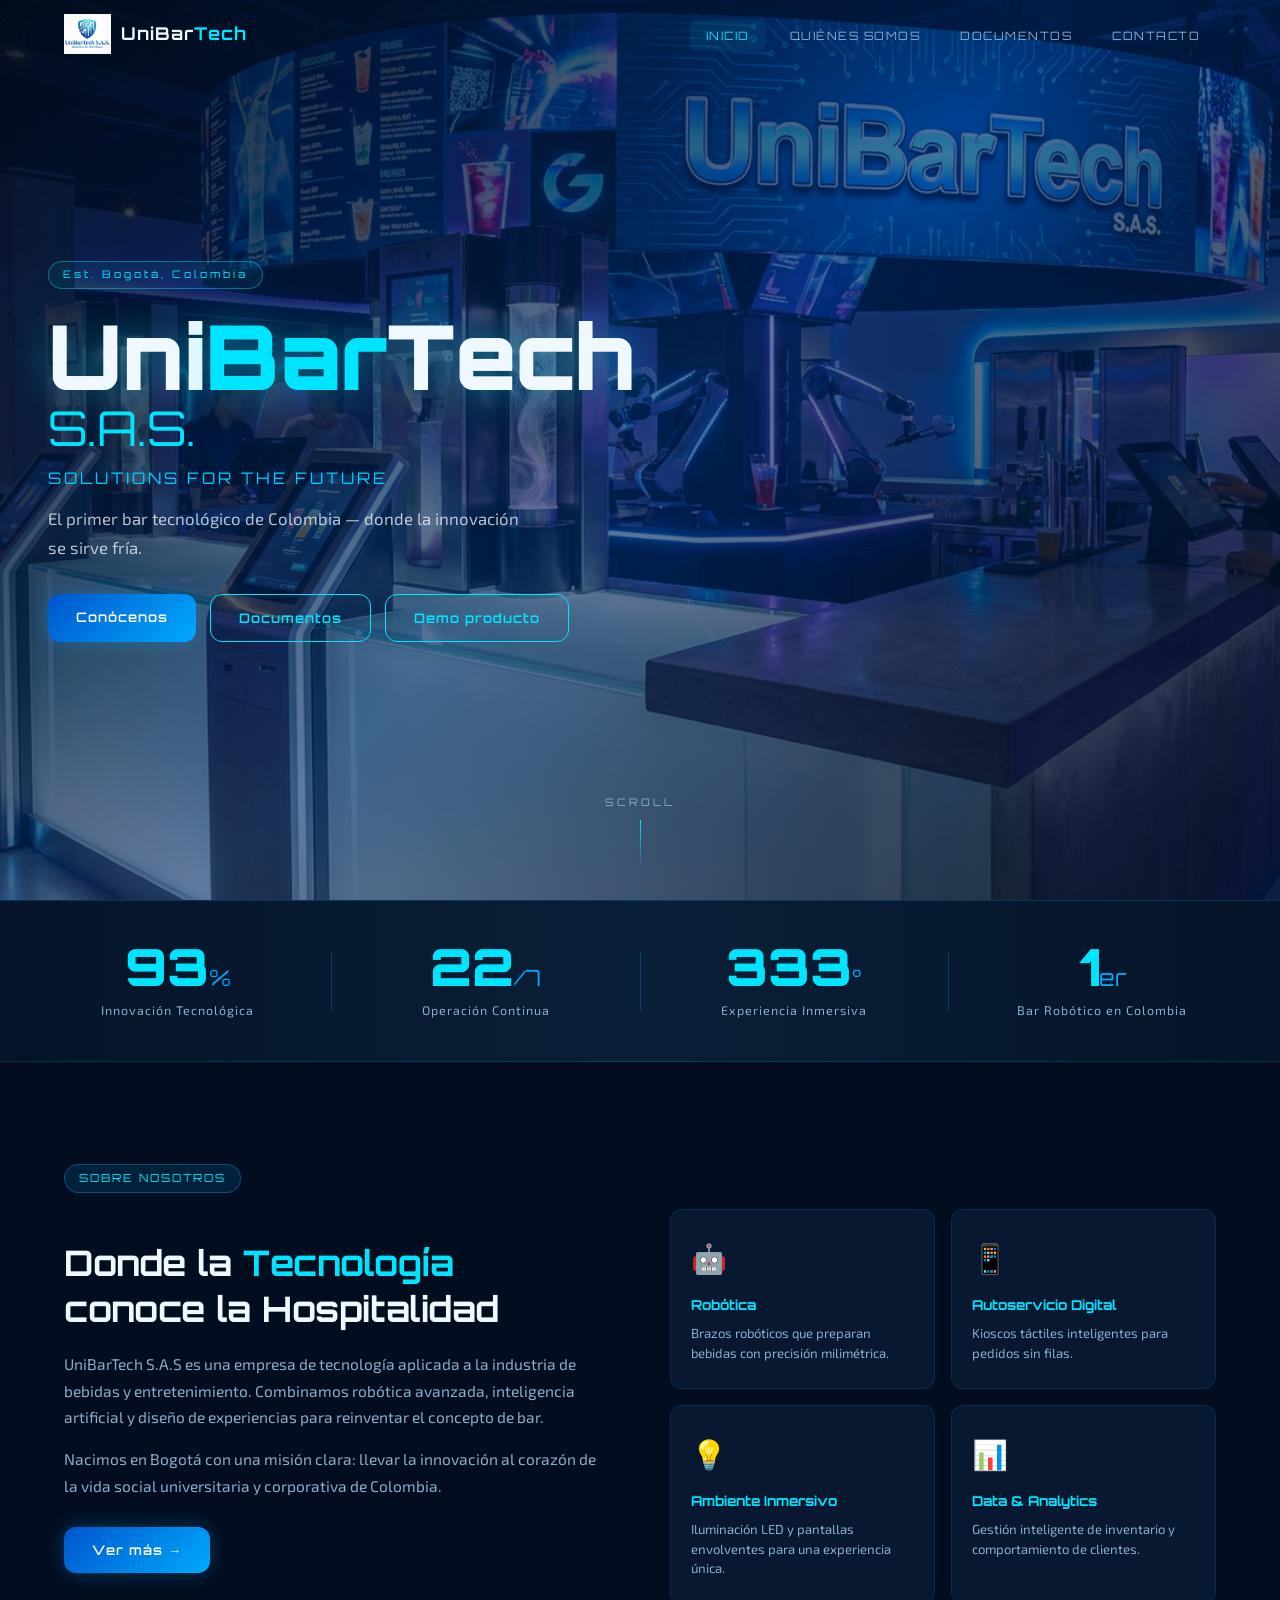
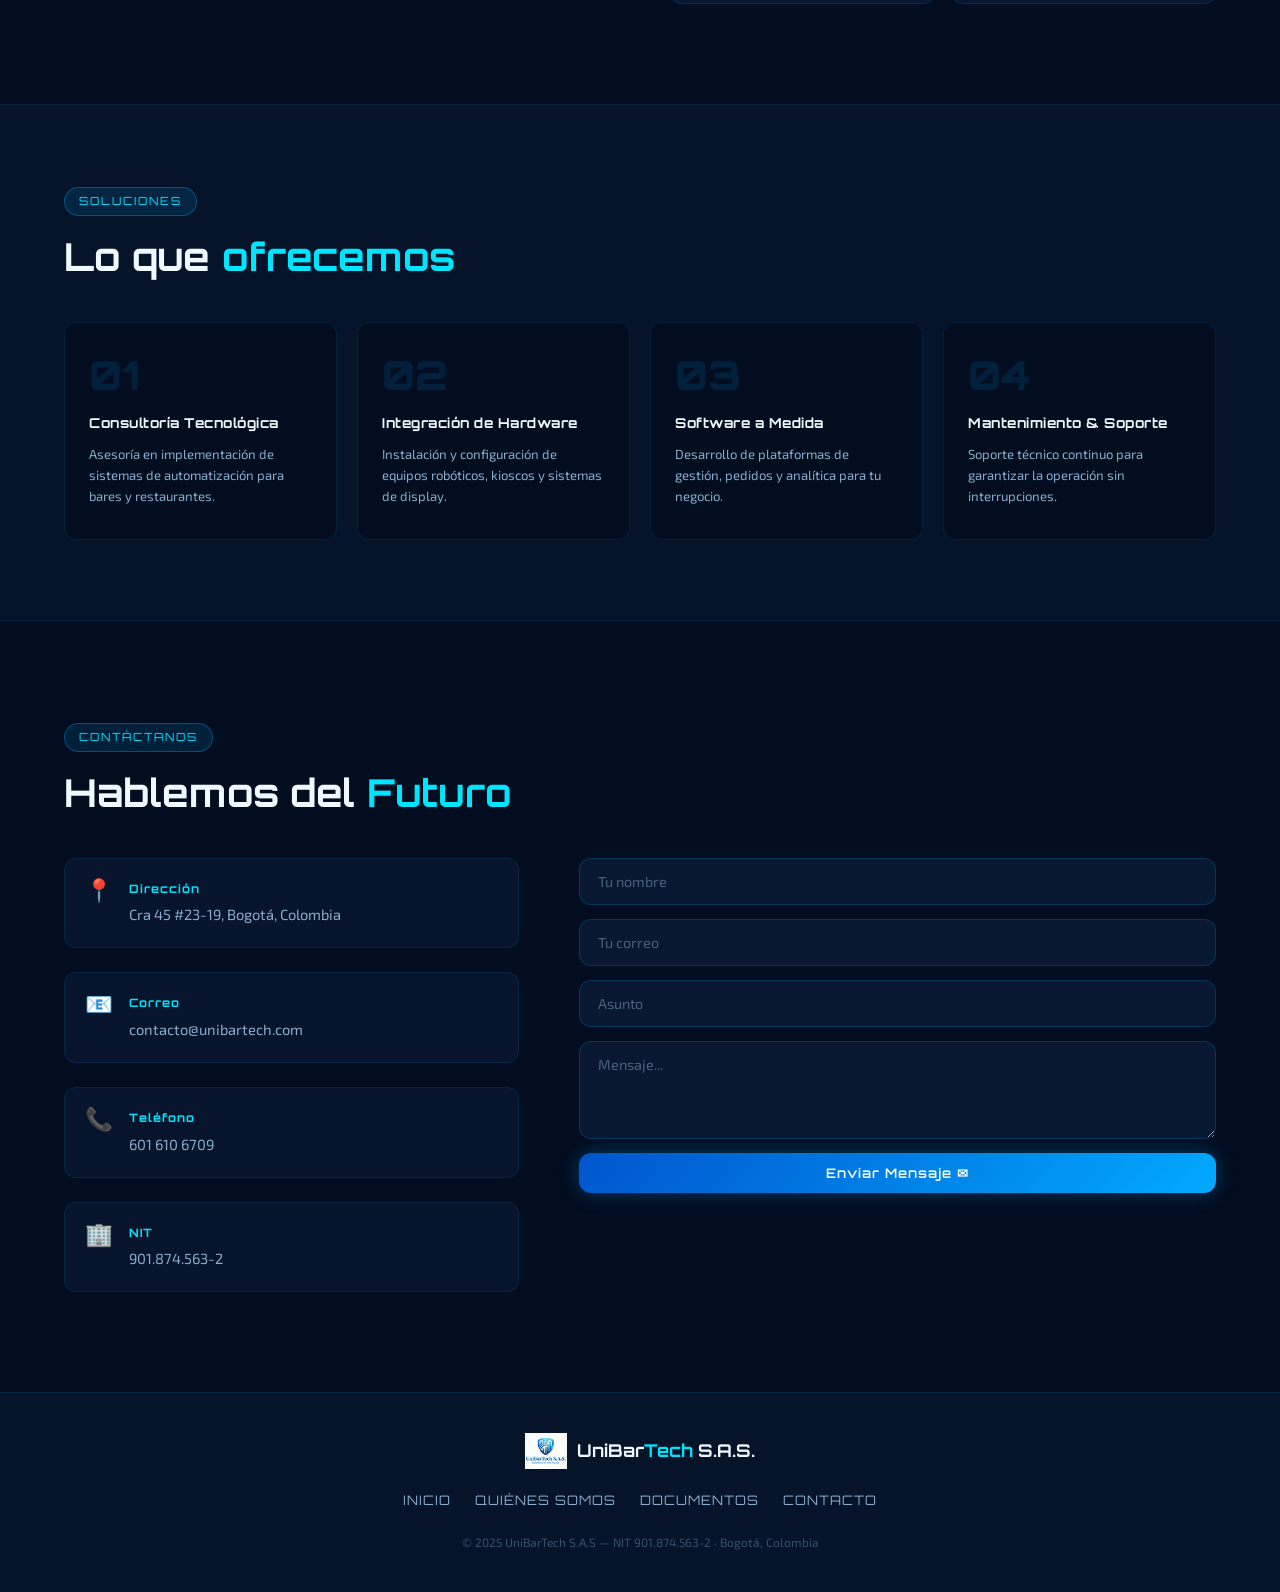
<file: index.html>
<!DOCTYPE html>
<html lang="es">
<head>
  <meta charset="UTF-8"/>
  <meta name="viewport" content="width=device-width, initial-scale=1.0"/>
  <title>UniBarTech S.A.S — Solutions for the Future</title>
  <link rel="preconnect" href="https://fonts.googleapis.com"/>
  <link href="https://fonts.googleapis.com/css2?family=Orbitron:wght@400;600;700;900&family=Exo+2:wght@300;400;600&display=swap" rel="stylesheet"/>
  <link rel="stylesheet" href="style.css"/>
</head>
<body>

<!-- ══════════ NAV ══════════ -->
<nav id="navbar">
  <div class="nav-inner">
    <a href="index.html" class="nav-logo">
      <img src="logo.png" alt="UniBarTech Logo"/>
      <span>UniBar<em>Tech</em></span>
    </a>
    <ul class="nav-links">
      <li><a href="index.html" class="active">Inicio</a></li>
      <li><a href="quienes-somos.html">Quiénes Somos</a></li>
      <li><a href="documentos.html">Documentos</a></li>
      <li><a href="#contacto">Contacto</a></li>
    </ul>
    <button class="hamburger" id="hamburger">&#9776;</button>
  </div>
</nav>

<!-- ══════════ HERO ══════════ -->
<section class="hero">
  <div class="hero-overlay"></div>
  <img src="hero.jpg" alt="UniBarTech Bar Robótico" class="hero-img"/>
  <div class="hero-content">
    <div class="hero-badge">Est. Bogotá, Colombia</div>
    <h1 class="hero-title">
      <span class="line1">Uni<span class="accent">Bar</span>Tech</span>
      <span class="line2">S.A.S.</span>
    </h1>
    <p class="hero-sub">Solutions for the Future</p>
    <p class="hero-desc">El primer bar tecnológico de Colombia — donde la innovación se sirve fría.</p>
        <div class="hero-btns">
      <a href="quienes-somos.html" class="btn-primary">Conócenos</a>
      <a href="documentos.html" class="btn-ghost">Documentos</a>
      <a href="https://frontend-one-sigma-43.vercel.app/login" target="_blank" class="btn-ghost">Demo producto</a>
    </div>
  </div>
  <div class="hero-scroll">
    <span>Scroll</span>
    <div class="scroll-line"></div>
  </div>
</section>

<!-- ══════════ STATS ══════════ -->
<section class="stats-strip">
  <div class="stat-item">
    <span class="stat-num" data-target="100">0</span><span class="stat-suf">%</span>
    <p>Innovación Tecnológica</p>
  </div>
  <div class="stat-divider"></div>
  <div class="stat-item">
    <span class="stat-num" data-target="24">0</span><span class="stat-suf">/7</span>
    <p>Operación Continua</p>
  </div>
  <div class="stat-divider"></div>
  <div class="stat-item">
    <span class="stat-num" data-target="360">0</span><span class="stat-suf">°</span>
    <p>Experiencia Inmersiva</p>
  </div>
  <div class="stat-divider"></div>
  <div class="stat-item">
    <span class="stat-num" data-target="1">0</span><span class="stat-suf">er</span>
    <p>Bar Robótico en Colombia</p>
  </div>
</section>

<!-- ══════════ QUIÉNES SOMOS (PREVIEW) ══════════ -->
<section class="about-preview" id="about">
  <div class="container">
    <div class="section-tag">Sobre Nosotros</div>
    <div class="about-grid">
      <div class="about-text">
        <h2>Donde la <span class="accent">Tecnología</span><br/>conoce la Hospitalidad</h2>
        <p>UniBarTech S.A.S es una empresa de tecnología aplicada a la industria de bebidas y entretenimiento. Combinamos robótica avanzada, inteligencia artificial y diseño de experiencias para reinventar el concepto de bar.</p>
        <p>Nacimos en Bogotá con una misión clara: llevar la innovación al corazón de la vida social universitaria y corporativa de Colombia.</p>
        <a href="quienes-somos.html" class="btn-primary">Ver más →</a>
      </div>
      <div class="about-cards">
        <div class="about-card">
          <div class="card-icon">🤖</div>
          <h3>Robótica</h3>
          <p>Brazos robóticos que preparan bebidas con precisión milimétrica.</p>
        </div>
        <div class="about-card">
          <div class="card-icon">📱</div>
          <h3>Autoservicio Digital</h3>
          <p>Kioscos táctiles inteligentes para pedidos sin filas.</p>
        </div>
        <div class="about-card">
          <div class="card-icon">💡</div>
          <h3>Ambiente Inmersivo</h3>
          <p>Iluminación LED y pantallas envolventes para una experiencia única.</p>
        </div>
        <div class="about-card">
          <div class="card-icon">📊</div>
          <h3>Data & Analytics</h3>
          <p>Gestión inteligente de inventario y comportamiento de clientes.</p>
        </div>
      </div>
    </div>
  </div>
</section>

<!-- ══════════ SERVICIOS ══════════ -->
<section class="services">
  <div class="container">
    <div class="section-tag">Soluciones</div>
    <h2 class="section-title">Lo que <span class="accent">ofrecemos</span></h2>
    <div class="services-grid">
      <div class="service-card">
        <div class="svc-num">01</div>
        <h3>Consultoría Tecnológica</h3>
        <p>Asesoría en implementación de sistemas de automatización para bares y restaurantes.</p>
      </div>
      <div class="service-card">
        <div class="svc-num">02</div>
        <h3>Integración de Hardware</h3>
        <p>Instalación y configuración de equipos robóticos, kioscos y sistemas de display.</p>
      </div>
      <div class="service-card">
        <div class="svc-num">03</div>
        <h3>Software a Medida</h3>
        <p>Desarrollo de plataformas de gestión, pedidos y analítica para tu negocio.</p>
      </div>
      <div class="service-card">
        <div class="svc-num">04</div>
        <h3>Mantenimiento & Soporte</h3>
        <p>Soporte técnico continuo para garantizar la operación sin interrupciones.</p>
      </div>
    </div>
  </div>
</section>

<!-- ══════════ CONTACTO ══════════ -->
<section class="contact" id="contacto">
  <div class="container">
    <div class="section-tag">Contáctanos</div>
    <h2 class="section-title">Hablemos del <span class="accent">Futuro</span></h2>
    <div class="contact-grid">
      <div class="contact-info">
        <div class="ci-item">
          <span class="ci-icon">📍</span>
          <div>
            <strong>Dirección</strong>
            <p>Cra 45 #23-19, Bogotá, Colombia</p>
          </div>
        </div>
        <div class="ci-item">
          <span class="ci-icon">📧</span>
          <div>
            <strong>Correo</strong>
            <p><a href="mailto:contacto@unibartech.com">contacto@unibartech.com</a></p>
          </div>
        </div>
        <div class="ci-item">
          <span class="ci-icon">📞</span>
          <div>
            <strong>Teléfono</strong>
            <p><a href="tel:6016106709">601 610 6709</a></p>
          </div>
        </div>
        <div class="ci-item">
          <span class="ci-icon">🏢</span>
          <div>
            <strong>NIT</strong>
            <p>901.874.563-2</p>
          </div>
        </div>
      </div>
      <form class="contact-form" onsubmit="handleForm(event)">
        <input type="text" placeholder="Tu nombre" required/>
        <input type="email" placeholder="Tu correo" required/>
        <input type="text" placeholder="Asunto"/>
        <textarea placeholder="Mensaje..." rows="4" required></textarea>
        <button type="submit" class="btn-primary">Enviar Mensaje ✉</button>
        <p class="form-note" id="form-msg"></p>
      </form>
    </div>
  </div>
</section>

<!-- ══════════ FOOTER ══════════ -->
<footer>
  <div class="footer-inner">
    <div class="footer-brand">
      <img src="logo.png" alt="UniBarTech"/>
      <span>UniBar<em>Tech</em> S.A.S.</span>
    </div>
    <div class="footer-links">
      <a href="index.html">Inicio</a>
      <a href="quienes-somos.html">Quiénes Somos</a>
      <a href="documentos.html">Documentos</a>
      <a href="#contacto">Contacto</a>
    </div>
    <p class="footer-copy">© 2025 UniBarTech S.A.S — NIT 901.874.563-2 · Bogotá, Colombia</p>
  </div>
</footer>

<script src="main.js"></script>
</body>
</html>
</file>
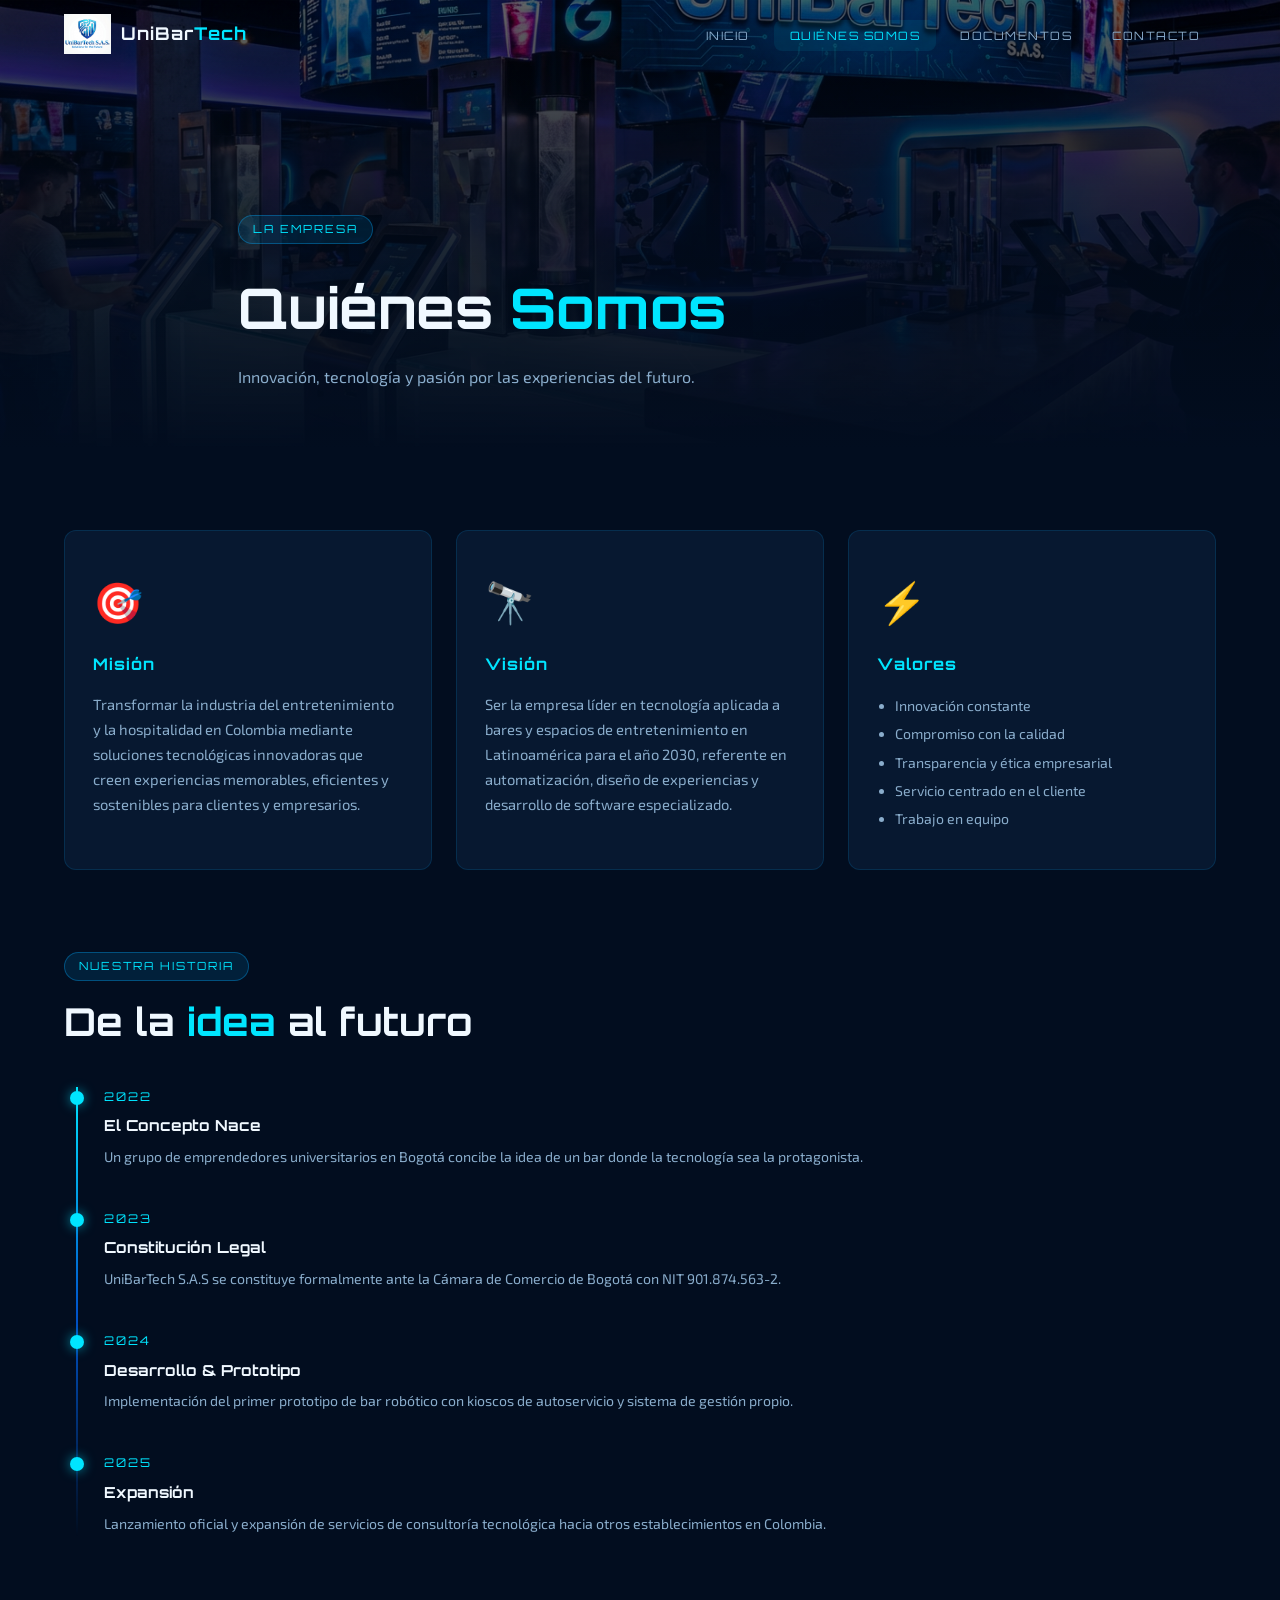
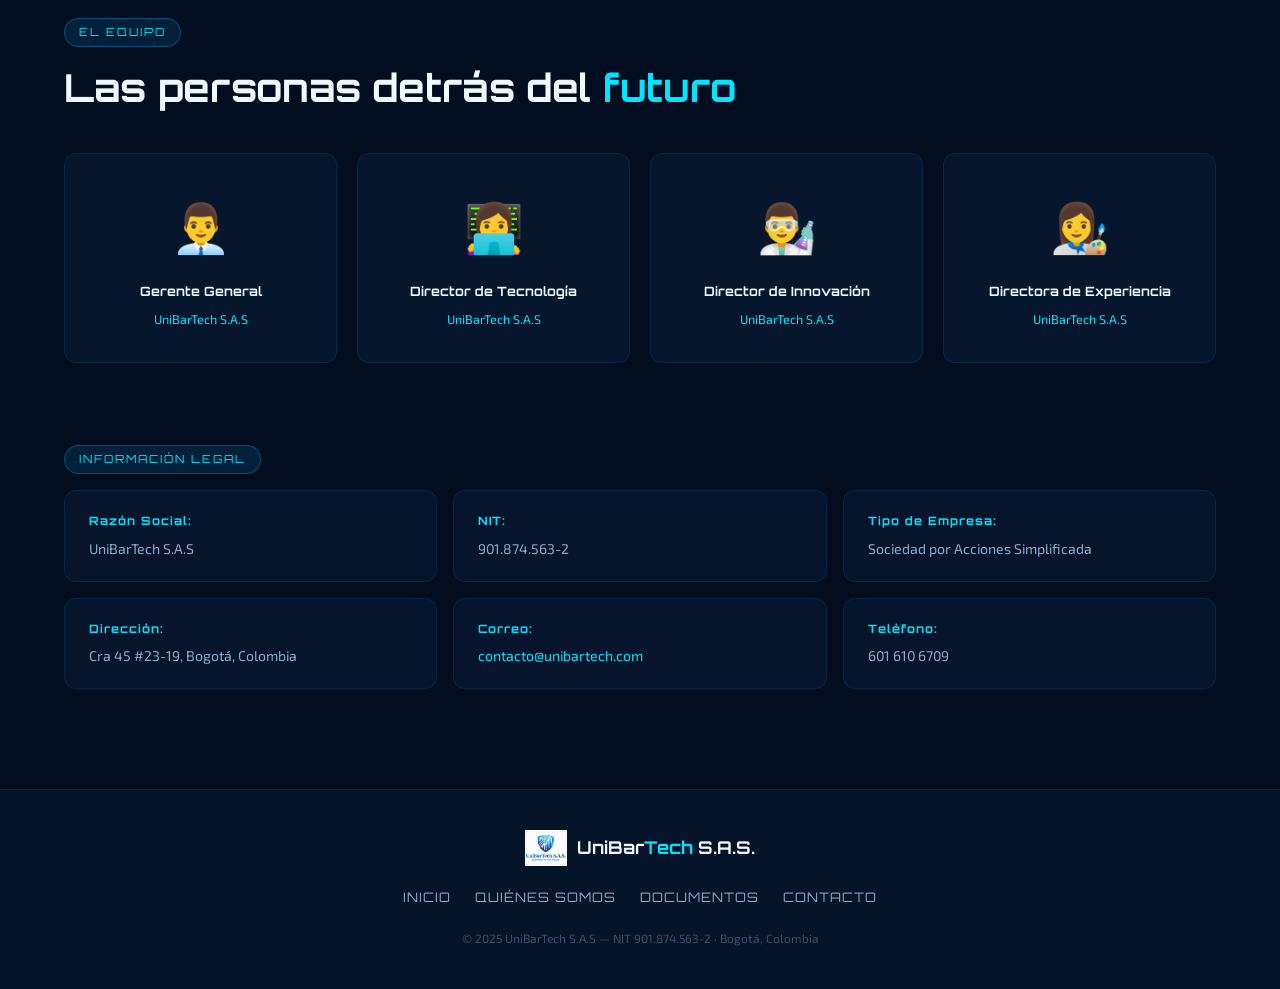
<file: quienes-somos.html>
<!DOCTYPE html>
<html lang="es">
<head>
  <meta charset="UTF-8"/>
  <meta name="viewport" content="width=device-width, initial-scale=1.0"/>
  <title>Quiénes Somos — UniBarTech S.A.S</title>
  <link rel="preconnect" href="https://fonts.googleapis.com"/>
  <link href="https://fonts.googleapis.com/css2?family=Orbitron:wght@400;600;700;900&family=Exo+2:wght@300;400;600&display=swap" rel="stylesheet"/>
  <link rel="stylesheet" href="style.css"/>
</head>
<body>

<nav id="navbar">
  <div class="nav-inner">
    <a href="index.html" class="nav-logo">
      <img src="logo.png" alt="UniBarTech Logo"/>
      <span>UniBar<em>Tech</em></span>
    </a>
    <ul class="nav-links">
      <li><a href="index.html">Inicio</a></li>
      <li><a href="quienes-somos.html" class="active">Quiénes Somos</a></li>
      <li><a href="documentos.html">Documentos</a></li>
      <li><a href="index.html#contacto">Contacto</a></li>
    </ul>
    <button class="hamburger" id="hamburger">&#9776;</button>
  </div>
</nav>

<!-- PAGE HERO -->
<div class="page-hero">
  <div class="page-hero-overlay"></div>
  <img src="hero.jpg" alt="UniBarTech" class="page-hero-img"/>
  <div class="page-hero-content">
    <div class="section-tag">La Empresa</div>
    <h1>Quiénes <span class="accent">Somos</span></h1>
    <p>Innovación, tecnología y pasión por las experiencias del futuro.</p>
  </div>
</div>

<main class="main-content">
  <div class="container">

    <!-- MISIÓN VISIÓN VALORES -->
    <section class="mvv-section">
      <div class="mvv-card mvv-mision">
        <div class="mvv-icon">🎯</div>
        <h2>Misión</h2>
        <p>Transformar la industria del entretenimiento y la hospitalidad en Colombia mediante soluciones tecnológicas innovadoras que creen experiencias memorables, eficientes y sostenibles para clientes y empresarios.</p>
      </div>
      <div class="mvv-card mvv-vision">
        <div class="mvv-icon">🔭</div>
        <h2>Visión</h2>
        <p>Ser la empresa líder en tecnología aplicada a bares y espacios de entretenimiento en Latinoamérica para el año 2030, referente en automatización, diseño de experiencias y desarrollo de software especializado.</p>
      </div>
      <div class="mvv-card mvv-valores">
        <div class="mvv-icon">⚡</div>
        <h2>Valores</h2>
        <ul>
          <li>Innovación constante</li>
          <li>Compromiso con la calidad</li>
          <li>Transparencia y ética empresarial</li>
          <li>Servicio centrado en el cliente</li>
          <li>Trabajo en equipo</li>
        </ul>
      </div>
    </section>

    <!-- HISTORIA -->
    <section class="historia-section">
      <div class="section-tag">Nuestra Historia</div>
      <h2 class="section-title">De la <span class="accent">idea</span> al futuro</h2>
      <div class="timeline">
        <div class="tl-item">
          <div class="tl-dot"></div>
          <div class="tl-content">
            <span class="tl-year">2022</span>
            <h3>El Concepto Nace</h3>
            <p>Un grupo de emprendedores universitarios en Bogotá concibe la idea de un bar donde la tecnología sea la protagonista.</p>
          </div>
        </div>
        <div class="tl-item">
          <div class="tl-dot"></div>
          <div class="tl-content">
            <span class="tl-year">2023</span>
            <h3>Constitución Legal</h3>
            <p>UniBarTech S.A.S se constituye formalmente ante la Cámara de Comercio de Bogotá con NIT 901.874.563-2.</p>
          </div>
        </div>
        <div class="tl-item">
          <div class="tl-dot"></div>
          <div class="tl-content">
            <span class="tl-year">2024</span>
            <h3>Desarrollo & Prototipo</h3>
            <p>Implementación del primer prototipo de bar robótico con kioscos de autoservicio y sistema de gestión propio.</p>
          </div>
        </div>
        <div class="tl-item">
          <div class="tl-dot"></div>
          <div class="tl-content">
            <span class="tl-year">2025</span>
            <h3>Expansión</h3>
            <p>Lanzamiento oficial y expansión de servicios de consultoría tecnológica hacia otros establecimientos en Colombia.</p>
          </div>
        </div>
      </div>
    </section>

    <!-- EQUIPO -->
    <section class="team-section">
      <div class="section-tag">El Equipo</div>
      <h2 class="section-title">Las personas detrás del <span class="accent">futuro</span></h2>
      <div class="team-grid">
        <div class="team-card">
          <div class="team-avatar">👨‍💼</div>
          <h3>Gerente General</h3>
          <p>UniBarTech S.A.S</p>
        </div>
        <div class="team-card">
          <div class="team-avatar">👩‍💻</div>
          <h3>Director de Tecnología</h3>
          <p>UniBarTech S.A.S</p>
        </div>
        <div class="team-card">
          <div class="team-avatar">👨‍🔬</div>
          <h3>Director de Innovación</h3>
          <p>UniBarTech S.A.S</p>
        </div>
        <div class="team-card">
          <div class="team-avatar">👩‍🎨</div>
          <h3>Directora de Experiencia</h3>
          <p>UniBarTech S.A.S</p>
        </div>
      </div>
    </section>

    <!-- INFO LEGAL -->
    <section class="legal-section">
      <div class="section-tag">Información Legal</div>
      <div class="legal-grid">
        <div class="legal-item"><strong>Razón Social:</strong> UniBarTech S.A.S</div>
        <div class="legal-item"><strong>NIT:</strong> 901.874.563-2</div>
        <div class="legal-item"><strong>Tipo de Empresa:</strong> Sociedad por Acciones Simplificada</div>
        <div class="legal-item"><strong>Dirección:</strong> Cra 45 #23-19, Bogotá, Colombia</div>
        <div class="legal-item"><strong>Correo:</strong> <a href="mailto:contacto@unibartech.com">contacto@unibartech.com</a></div>
        <div class="legal-item"><strong>Teléfono:</strong> 601 610 6709</div>
      </div>
    </section>

  </div>
</main>

<footer>
  <div class="footer-inner">
    <div class="footer-brand">
      <img src="logo.png" alt="UniBarTech"/>
      <span>UniBar<em>Tech</em> S.A.S.</span>
    </div>
    <div class="footer-links">
      <a href="index.html">Inicio</a>
      <a href="quienes-somos.html">Quiénes Somos</a>
      <a href="documentos.html">Documentos</a>
      <a href="index.html#contacto">Contacto</a>
    </div>
    <p class="footer-copy">© 2025 UniBarTech S.A.S — NIT 901.874.563-2 · Bogotá, Colombia</p>
  </div>
</footer>

<script src="main.js"></script>
</body>
</html>
</file>
<file: style.css>
/* ═══════════════════════════════════════════
   UniBarTech S.A.S — Global Styles
   Aesthetic: Cyberpunk-Corporate / Tech Dark
═══════════════════════════════════════════ */

:root {
  --blue:       #00AAFF;
  --blue-dark:  #0055CC;
  --blue-glow:  #00CCFF;
  --navy:       #020D1F;
  --navy2:      #051428;
  --navy3:      #0A1F38;
  --white:      #F0F8FF;
  --gray:       #8AADCC;
  --accent:     #00E5FF;
  --gold:       #FFB800;
  --font-head:  'Orbitron', sans-serif;
  --font-body:  'Exo 2', sans-serif;
  --radius:     12px;
  --trans:      0.3s ease;
}

*, *::before, *::after { box-sizing: border-box; margin: 0; padding: 0; }

html { scroll-behavior: smooth; }

body {
  background: var(--navy);
  color: var(--white);
  font-family: var(--font-body);
  font-weight: 400;
  line-height: 1.7;
  overflow-x: hidden;
}

a { color: var(--accent); text-decoration: none; }
a:hover { color: var(--blue-glow); }

.accent { color: var(--accent); }

.container {
  max-width: 1200px;
  margin: 0 auto;
  padding: 0 24px;
}

/* ─── BUTTONS ─────────────────────────────── */
.btn-primary {
  display: inline-block;
  padding: 12px 28px;
  background: linear-gradient(135deg, var(--blue-dark), var(--blue));
  color: #fff;
  border-radius: var(--radius);
  font-family: var(--font-head);
  font-size: 0.82rem;
  font-weight: 600;
  letter-spacing: 1px;
  border: none;
  cursor: pointer;
  transition: var(--trans);
  box-shadow: 0 0 20px rgba(0,170,255,0.3);
}
.btn-primary:hover {
  background: linear-gradient(135deg, var(--blue), var(--accent));
  box-shadow: 0 0 32px rgba(0,229,255,0.5);
  color: var(--navy);
  transform: translateY(-2px);
}
.btn-ghost {
  display: inline-block;
  padding: 12px 28px;
  background: transparent;
  color: var(--accent);
  border: 1.5px solid var(--accent);
  border-radius: var(--radius);
  font-family: var(--font-head);
  font-size: 0.82rem;
  font-weight: 600;
  letter-spacing: 1px;
  cursor: pointer;
  transition: var(--trans);
}
.btn-ghost:hover {
  background: rgba(0,229,255,0.1);
  box-shadow: 0 0 20px rgba(0,229,255,0.3);
  color: var(--accent);
}
.btn-sm { padding: 8px 18px; font-size: 0.78rem; }

/* ─── SECTION TAGS ──────────────────────────── */
.section-tag {
  display: inline-block;
  padding: 4px 14px;
  background: rgba(0,170,255,0.12);
  border: 1px solid rgba(0,170,255,0.35);
  border-radius: 30px;
  color: var(--accent);
  font-family: var(--font-head);
  font-size: 0.7rem;
  letter-spacing: 2px;
  text-transform: uppercase;
  margin-bottom: 16px;
}

.section-title {
  font-family: var(--font-head);
  font-size: clamp(1.6rem, 3vw, 2.4rem);
  font-weight: 700;
  color: var(--white);
  margin-bottom: 40px;
  line-height: 1.3;
}

/* ═══════════════════════════════════════════
   NAV
═══════════════════════════════════════════ */
#navbar {
  position: fixed;
  top: 0; left: 0; right: 0;
  z-index: 999;
  padding: 0;
  transition: background 0.4s, box-shadow 0.4s;
}
#navbar.scrolled {
  background: rgba(2, 13, 31, 0.96);
  box-shadow: 0 2px 30px rgba(0,170,255,0.15);
  backdrop-filter: blur(12px);
}

.nav-inner {
  max-width: 1200px;
  margin: 0 auto;
  padding: 0 24px;
  height: 68px;
  display: flex;
  align-items: center;
  justify-content: space-between;
}

.nav-logo {
  display: flex;
  align-items: center;
  gap: 10px;
  text-decoration: none;
}
.nav-logo img { height: 40px; width: auto; }
.nav-logo span {
  font-family: var(--font-head);
  font-size: 1.1rem;
  font-weight: 700;
  color: var(--white);
  letter-spacing: 1px;
}
.nav-logo span em { color: var(--accent); font-style: normal; }

.nav-links {
  display: flex;
  list-style: none;
  gap: 8px;
}
.nav-links a {
  padding: 8px 16px;
  color: var(--gray);
  font-family: var(--font-head);
  font-size: 0.72rem;
  letter-spacing: 1.5px;
  text-transform: uppercase;
  border-radius: 8px;
  transition: var(--trans);
  text-decoration: none;
}
.nav-links a:hover,
.nav-links a.active {
  color: var(--accent);
  background: rgba(0,229,255,0.08);
}

.hamburger {
  display: none;
  background: none;
  border: none;
  color: var(--accent);
  font-size: 1.5rem;
  cursor: pointer;
}

/* ═══════════════════════════════════════════
   HERO
═══════════════════════════════════════════ */
.hero {
  position: relative;
  height: 100vh;
  min-height: 600px;
  overflow: hidden;
  display: flex;
  align-items: center;
}
.hero-img {
  position: absolute;
  inset: 0;
  width: 100%; height: 100%;
  object-fit: cover;
  object-position: center;
  filter: brightness(0.55) saturate(1.2);
}
.hero-overlay {
  position: absolute;
  inset: 0;
  background: linear-gradient(
    135deg,
    rgba(2,13,31,0.85) 0%,
    rgba(0,85,204,0.3) 50%,
    rgba(2,13,31,0.7) 100%
  );
  z-index: 1;
}
.hero-content {
  position: relative;
  z-index: 2;
  padding: 0 48px;
  max-width: 700px;
  animation: fadeUp 1s ease forwards;
}
.hero-badge {
  display: inline-block;
  padding: 4px 14px;
  border: 1px solid rgba(0,229,255,0.4);
  border-radius: 30px;
  font-family: var(--font-head);
  font-size: 0.65rem;
  letter-spacing: 3px;
  color: var(--accent);
  margin-bottom: 20px;
  background: rgba(0,229,255,0.07);
}
.hero-title {
  font-family: var(--font-head);
  line-height: 1.05;
  margin-bottom: 12px;
}
.hero-title .line1 {
  display: block;
  font-size: clamp(3rem, 7vw, 6rem);
  font-weight: 900;
  color: var(--white);
  text-shadow: 0 0 40px rgba(0,229,255,0.4);
}
.hero-title .line2 {
  display: block;
  font-size: clamp(1.5rem, 4vw, 3rem);
  font-weight: 400;
  color: var(--accent);
}
.hero-sub {
  font-family: var(--font-head);
  font-size: 1rem;
  color: var(--blue-glow);
  letter-spacing: 3px;
  margin-bottom: 12px;
  text-transform: uppercase;
}
.hero-desc {
  font-size: 1.05rem;
  color: rgba(240,248,255,0.75);
  margin-bottom: 32px;
  max-width: 480px;
}
.hero-btns { display: flex; gap: 14px; flex-wrap: wrap; }

.hero-scroll {
  position: absolute;
  bottom: 30px;
  left: 50%;
  transform: translateX(-50%);
  z-index: 2;
  display: flex;
  flex-direction: column;
  align-items: center;
  gap: 8px;
  color: var(--gray);
  font-size: 0.65rem;
  letter-spacing: 3px;
  text-transform: uppercase;
  font-family: var(--font-head);
}
.scroll-line {
  width: 1px;
  height: 50px;
  background: linear-gradient(to bottom, var(--accent), transparent);
  animation: scrollPulse 1.8s infinite;
}
@keyframes scrollPulse {
  0%,100% { opacity: 0.3; transform: scaleY(0.6); }
  50% { opacity: 1; transform: scaleY(1); }
}

/* ═══════════════════════════════════════════
   STATS STRIP
═══════════════════════════════════════════ */
.stats-strip {
  display: flex;
  align-items: center;
  justify-content: center;
  flex-wrap: wrap;
  gap: 0;
  background: linear-gradient(90deg, var(--navy2), var(--navy3), var(--navy2));
  border-top: 1px solid rgba(0,170,255,0.2);
  border-bottom: 1px solid rgba(0,170,255,0.2);
  padding: 40px 24px;
}
.stat-item {
  text-align: center;
  padding: 0 40px;
  flex: 1;
  min-width: 140px;
}
.stat-item p { font-size: 0.78rem; color: var(--gray); letter-spacing: 1px; margin-top: 4px; }
.stat-num {
  font-family: var(--font-head);
  font-size: clamp(2rem, 4vw, 3.2rem);
  font-weight: 900;
  color: var(--accent);
  line-height: 1;
}
.stat-suf {
  font-family: var(--font-head);
  font-size: 1.4rem;
  color: var(--blue);
}
.stat-divider {
  width: 1px;
  height: 60px;
  background: rgba(0,170,255,0.25);
}

/* ═══════════════════════════════════════════
   ABOUT PREVIEW
═══════════════════════════════════════════ */
.about-preview {
  padding: 100px 0;
}
.about-grid {
  display: grid;
  grid-template-columns: 1fr 1fr;
  gap: 60px;
  align-items: center;
}
.about-text h2 {
  font-family: var(--font-head);
  font-size: clamp(1.6rem, 3vw, 2.2rem);
  font-weight: 700;
  line-height: 1.3;
  margin-bottom: 20px;
  color: var(--white);
}
.about-text p {
  color: var(--gray);
  margin-bottom: 16px;
  font-size: 0.97rem;
}
.about-text .btn-primary { margin-top: 12px; }

.about-cards {
  display: grid;
  grid-template-columns: 1fr 1fr;
  gap: 16px;
}
.about-card {
  background: rgba(10,31,56,0.7);
  border: 1px solid rgba(0,170,255,0.15);
  border-radius: var(--radius);
  padding: 24px 20px;
  transition: var(--trans);
  backdrop-filter: blur(8px);
}
.about-card:hover {
  border-color: rgba(0,229,255,0.4);
  background: rgba(0,85,204,0.15);
  transform: translateY(-4px);
  box-shadow: 0 8px 32px rgba(0,170,255,0.15);
}
.card-icon { font-size: 1.8rem; margin-bottom: 10px; }
.about-card h3 { font-family: var(--font-head); font-size: 0.85rem; color: var(--accent); margin-bottom: 8px; }
.about-card p { font-size: 0.82rem; color: var(--gray); line-height: 1.5; }

/* ═══════════════════════════════════════════
   SERVICES
═══════════════════════════════════════════ */
.services {
  padding: 80px 0;
  background: var(--navy2);
  border-top: 1px solid rgba(0,170,255,0.1);
  border-bottom: 1px solid rgba(0,170,255,0.1);
}
.services-grid {
  display: grid;
  grid-template-columns: repeat(4, 1fr);
  gap: 20px;
}
.service-card {
  background: rgba(2,13,31,0.8);
  border: 1px solid rgba(0,170,255,0.12);
  border-radius: var(--radius);
  padding: 32px 24px;
  transition: var(--trans);
  position: relative;
  overflow: hidden;
}
.service-card::before {
  content: '';
  position: absolute;
  top: 0; left: 0; right: 0;
  height: 2px;
  background: linear-gradient(90deg, var(--blue-dark), var(--accent));
  transform: scaleX(0);
  transform-origin: left;
  transition: transform 0.4s ease;
}
.service-card:hover::before { transform: scaleX(1); }
.service-card:hover {
  border-color: rgba(0,229,255,0.3);
  transform: translateY(-6px);
  box-shadow: 0 12px 40px rgba(0,170,255,0.18);
}
.svc-num {
  font-family: var(--font-head);
  font-size: 2.5rem;
  font-weight: 900;
  color: rgba(0,170,255,0.12);
  line-height: 1;
  margin-bottom: 16px;
}
.service-card h3 { font-family: var(--font-head); font-size: 0.85rem; color: var(--white); margin-bottom: 10px; letter-spacing: 0.5px; }
.service-card p { font-size: 0.82rem; color: var(--gray); line-height: 1.6; }

/* ═══════════════════════════════════════════
   CONTACT
═══════════════════════════════════════════ */
.contact { padding: 100px 0; }
.contact-grid {
  display: grid;
  grid-template-columns: 1fr 1.4fr;
  gap: 60px;
  align-items: start;
}
.contact-info { display: flex; flex-direction: column; gap: 24px; }
.ci-item {
  display: flex;
  align-items: flex-start;
  gap: 16px;
  background: rgba(10,31,56,0.5);
  border: 1px solid rgba(0,170,255,0.12);
  border-radius: var(--radius);
  padding: 20px;
}
.ci-icon { font-size: 1.4rem; line-height: 1; flex-shrink: 0; }
.ci-item strong { display: block; font-family: var(--font-head); font-size: 0.72rem; color: var(--accent); letter-spacing: 1px; margin-bottom: 4px; }
.ci-item p, .ci-item a { font-size: 0.92rem; color: var(--gray); }

.contact-form {
  display: flex;
  flex-direction: column;
  gap: 14px;
}
.contact-form input,
.contact-form textarea {
  background: rgba(10,31,56,0.7);
  border: 1px solid rgba(0,170,255,0.2);
  border-radius: var(--radius);
  padding: 14px 18px;
  color: var(--white);
  font-family: var(--font-body);
  font-size: 0.9rem;
  outline: none;
  transition: var(--trans);
  resize: vertical;
}
.contact-form input:focus,
.contact-form textarea:focus {
  border-color: var(--accent);
  box-shadow: 0 0 0 3px rgba(0,229,255,0.1);
}
.contact-form input::placeholder,
.contact-form textarea::placeholder { color: rgba(138,173,204,0.5); }
.form-note { font-size: 0.82rem; color: #4cff91; margin-top: 4px; }

/* ═══════════════════════════════════════════
   FOOTER
═══════════════════════════════════════════ */
footer {
  background: var(--navy2);
  border-top: 1px solid rgba(0,170,255,0.15);
  padding: 40px 24px;
}
.footer-inner {
  max-width: 1200px;
  margin: 0 auto;
  display: flex;
  flex-direction: column;
  align-items: center;
  gap: 20px;
}
.footer-brand {
  display: flex;
  align-items: center;
  gap: 10px;
  font-family: var(--font-head);
  font-size: 1.1rem;
  font-weight: 700;
}
.footer-brand img { height: 36px; }
.footer-brand span { color: var(--white); }
.footer-brand em { color: var(--accent); font-style: normal; }
.footer-links { display: flex; gap: 24px; flex-wrap: wrap; justify-content: center; }
.footer-links a { color: var(--gray); font-size: 0.82rem; font-family: var(--font-head); letter-spacing: 1px; text-transform: uppercase; transition: var(--trans); }
.footer-links a:hover { color: var(--accent); }
.footer-copy { color: rgba(138,173,204,0.4); font-size: 0.75rem; text-align: center; }

/* ═══════════════════════════════════════════
   PAGE HERO (inner pages)
═══════════════════════════════════════════ */
.page-hero {
  position: relative;
  height: 50vh;
  min-height: 320px;
  display: flex;
  align-items: flex-end;
  padding-bottom: 60px;
  overflow: hidden;
}
.page-hero-short { height: 38vh; min-height: 260px; }
.page-hero-img {
  position: absolute;
  inset: 0;
  width: 100%; height: 100%;
  object-fit: cover;
  filter: brightness(0.4) saturate(1.2);
}
.page-hero-overlay {
  position: absolute;
  inset: 0;
  background: linear-gradient(to top, var(--navy) 0%, rgba(2,13,31,0.6) 60%, transparent 100%);
  z-index: 1;
}
.page-hero-content {
  position: relative;
  z-index: 2;
  padding: 0 48px;
  max-width: 900px;
  margin: 0 auto;
  width: 100%;
}
.page-hero-content h1 {
  font-family: var(--font-head);
  font-size: clamp(2rem, 5vw, 3.5rem);
  font-weight: 700;
  color: var(--white);
  margin-bottom: 8px;
}
.page-hero-content p { color: var(--gray); font-size: 1rem; }

/* ═══════════════════════════════════════════
   MAIN CONTENT (inner pages)
═══════════════════════════════════════════ */
.main-content { padding: 80px 0 100px; }

/* ─── MVV ──────────────────────────────── */
.mvv-section {
  display: grid;
  grid-template-columns: repeat(3,1fr);
  gap: 24px;
  margin-bottom: 80px;
}
.mvv-card {
  background: rgba(10,31,56,0.7);
  border: 1px solid rgba(0,170,255,0.15);
  border-radius: var(--radius);
  padding: 36px 28px;
  transition: var(--trans);
}
.mvv-card:hover {
  border-color: rgba(0,229,255,0.35);
  transform: translateY(-4px);
  box-shadow: 0 12px 40px rgba(0,170,255,0.12);
}
.mvv-icon { font-size: 2.5rem; margin-bottom: 16px; }
.mvv-card h2 { font-family: var(--font-head); font-size: 1rem; color: var(--accent); margin-bottom: 14px; letter-spacing: 1px; }
.mvv-card p { color: var(--gray); font-size: 0.92rem; line-height: 1.7; }
.mvv-card ul { color: var(--gray); font-size: 0.88rem; padding-left: 18px; line-height: 2; }

/* ─── TIMELINE ──────────────────────────── */
.historia-section { margin-bottom: 80px; }
.timeline { position: relative; padding-left: 40px; }
.timeline::before {
  content: '';
  position: absolute;
  left: 12px; top: 0; bottom: 0;
  width: 2px;
  background: linear-gradient(to bottom, var(--accent), var(--blue-dark), transparent);
}
.tl-item {
  position: relative;
  margin-bottom: 40px;
  animation: fadeUp 0.6s ease both;
}
.tl-dot {
  position: absolute;
  left: -34px;
  top: 4px;
  width: 14px; height: 14px;
  background: var(--accent);
  border-radius: 50%;
  box-shadow: 0 0 12px rgba(0,229,255,0.6);
}
.tl-year {
  font-family: var(--font-head);
  font-size: 0.75rem;
  color: var(--accent);
  letter-spacing: 2px;
  display: block;
  margin-bottom: 6px;
}
.tl-content h3 { font-family: var(--font-head); font-size: 0.95rem; color: var(--white); margin-bottom: 6px; }
.tl-content p { color: var(--gray); font-size: 0.88rem; }

/* ─── TEAM ──────────────────────────────── */
.team-section { margin-bottom: 80px; }
.team-grid {
  display: grid;
  grid-template-columns: repeat(4,1fr);
  gap: 20px;
}
.team-card {
  text-align: center;
  background: rgba(10,31,56,0.6);
  border: 1px solid rgba(0,170,255,0.12);
  border-radius: var(--radius);
  padding: 32px 20px;
  transition: var(--trans);
}
.team-card:hover { border-color: rgba(0,229,255,0.35); transform: translateY(-4px); }
.team-avatar { font-size: 3rem; margin-bottom: 14px; }
.team-card h3 { font-family: var(--font-head); font-size: 0.8rem; color: var(--white); margin-bottom: 6px; }
.team-card p { font-size: 0.78rem; color: var(--accent); }

/* ─── LEGAL ─────────────────────────────── */
.legal-section { }
.legal-grid {
  display: grid;
  grid-template-columns: repeat(3,1fr);
  gap: 16px;
}
.legal-item {
  background: rgba(10,31,56,0.5);
  border: 1px solid rgba(0,170,255,0.12);
  border-radius: var(--radius);
  padding: 20px 24px;
  font-size: 0.88rem;
  color: var(--gray);
}
.legal-item strong { display: block; color: var(--accent); font-family: var(--font-head); font-size: 0.72rem; letter-spacing: 1px; margin-bottom: 6px; }

/* ═══════════════════════════════════════════
   DOCUMENTOS PAGE
═══════════════════════════════════════════ */
.docs-main { padding: 40px 0 100px; }

.docs-toolbar {
  display: flex;
  align-items: center;
  justify-content: space-between;
  gap: 16px;
  margin-bottom: 32px;
  flex-wrap: wrap;
}
.docs-search-wrap {
  display: flex;
  align-items: center;
  gap: 10px;
  background: rgba(10,31,56,0.8);
  border: 1px solid rgba(0,170,255,0.2);
  border-radius: var(--radius);
  padding: 10px 18px;
  flex: 1;
  max-width: 500px;
}
.search-icon { font-size: 1rem; }
#searchInput {
  background: none;
  border: none;
  color: var(--white);
  font-family: var(--font-body);
  font-size: 0.9rem;
  width: 100%;
  outline: none;
}
#searchInput::placeholder { color: rgba(138,173,204,0.5); }

.btn-admin-login {
  padding: 10px 22px;
  background: rgba(0,85,204,0.2);
  border: 1.5px solid var(--blue-dark);
  border-radius: var(--radius);
  color: var(--blue-glow);
  font-family: var(--font-head);
  font-size: 0.75rem;
  letter-spacing: 1px;
  cursor: pointer;
  transition: var(--trans);
}
.btn-admin-login:hover, .btn-admin-login.active {
  background: rgba(0,85,204,0.4);
  border-color: var(--accent);
  color: var(--accent);
}

/* ─── ADMIN PANEL ──────────────────────── */
.admin-panel {
  background: rgba(5,20,40,0.95);
  border: 1px solid rgba(0,170,255,0.25);
  border-radius: var(--radius);
  padding: 28px;
  margin-bottom: 32px;
  animation: fadeUp 0.3s ease;
}
.login-box {
  text-align: center;
  max-width: 360px;
  margin: 0 auto;
  display: flex;
  flex-direction: column;
  gap: 12px;
}
.login-box h3 { font-family: var(--font-head); font-size: 1rem; color: var(--accent); }
.login-box p { color: var(--gray); font-size: 0.85rem; }
.login-box input {
  background: rgba(10,31,56,0.8);
  border: 1px solid rgba(0,170,255,0.25);
  border-radius: var(--radius);
  padding: 12px 16px;
  color: var(--white);
  font-family: var(--font-body);
  font-size: 0.9rem;
  outline: none;
  text-align: center;
  letter-spacing: 4px;
}
.login-error { color: #ff6b6b; font-size: 0.8rem; min-height: 20px; }

.admin-header {
  display: flex;
  justify-content: space-between;
  align-items: center;
  margin-bottom: 24px;
}
.admin-header h3 { font-family: var(--font-head); color: var(--accent); font-size: 0.95rem; }

.admin-actions {
  display: grid;
  grid-template-columns: 1fr 1fr;
  gap: 20px;
  margin-bottom: 20px;
}
.admin-action-card {
  background: rgba(10,31,56,0.7);
  border: 1px solid rgba(0,170,255,0.15);
  border-radius: var(--radius);
  padding: 20px;
  display: flex;
  flex-direction: column;
  gap: 10px;
}
.admin-action-card h4 { font-family: var(--font-head); font-size: 0.82rem; color: var(--accent); margin-bottom: 4px; }
.admin-action-card input,
.admin-action-card select {
  background: rgba(2,13,31,0.8);
  border: 1px solid rgba(0,170,255,0.2);
  border-radius: 8px;
  padding: 10px 14px;
  color: var(--white);
  font-family: var(--font-body);
  font-size: 0.85rem;
  outline: none;
}
.admin-action-card select option { background: var(--navy2); }

.file-label {
  display: block;
  background: rgba(2,13,31,0.8);
  border: 1.5px dashed rgba(0,170,255,0.3);
  border-radius: 8px;
  padding: 14px;
  text-align: center;
  cursor: pointer;
  color: var(--gray);
  font-size: 0.82rem;
  transition: var(--trans);
}
.file-label:hover { border-color: var(--accent); color: var(--accent); }
.file-label input[type="file"] { display: none; }

.admin-hint { color: var(--gray); font-size: 0.82rem; margin-top: 4px; }
.admin-manage h4 { font-family: var(--font-head); font-size: 0.82rem; color: var(--blue-glow); margin-bottom: 6px; }

/* ─── BREADCRUMB ──────────────────────── */
.breadcrumb {
  margin-bottom: 20px;
  font-size: 0.83rem;
  color: var(--gray);
  display: flex;
  align-items: center;
  gap: 8px;
  flex-wrap: wrap;
}
.bc-link {
  color: var(--accent);
  cursor: pointer;
  font-family: var(--font-head);
  font-size: 0.75rem;
  transition: var(--trans);
}
.bc-link:hover { color: var(--white); }
.bc-sep { color: rgba(138,173,204,0.4); }
.bc-current { color: var(--gray); font-family: var(--font-head); font-size: 0.75rem; }

/* ─── FOLDERS ──────────────────────────── */
.docs-section-title {
  font-family: var(--font-head);
  font-size: 0.82rem;
  color: var(--gray);
  letter-spacing: 2px;
  text-transform: uppercase;
  margin-bottom: 16px;
  padding-bottom: 8px;
  border-bottom: 1px solid rgba(0,170,255,0.1);
}
.folders-grid {
  display: grid;
  grid-template-columns: repeat(auto-fill, minmax(200px, 1fr));
  gap: 16px;
  margin-bottom: 40px;
}
.folder-card {
  background: rgba(10,31,56,0.7);
  border: 1px solid rgba(0,170,255,0.15);
  border-radius: var(--radius);
  padding: 20px;
  cursor: pointer;
  transition: var(--trans);
  display: flex;
  align-items: center;
  gap: 14px;
  position: relative;
}
.folder-card:hover {
  border-color: rgba(0,229,255,0.4);
  background: rgba(0,85,204,0.15);
  transform: translateY(-3px);
  box-shadow: 0 8px 24px rgba(0,170,255,0.15);
}
.folder-icon { font-size: 2rem; line-height: 1; }
.folder-info { flex: 1; min-width: 0; }
.folder-name { font-family: var(--font-head); font-size: 0.78rem; color: var(--white); word-break: break-word; }
.folder-count { font-size: 0.72rem; color: var(--gray); margin-top: 2px; }
.folder-del { position: absolute; top: 8px; right: 10px; background: none; border: none; color: rgba(255,107,107,0.4); cursor: pointer; font-size: 0.9rem; transition: var(--trans); opacity: 0; }
.folder-card:hover .folder-del { opacity: 1; }
.folder-del:hover { color: #ff6b6b; }

/* Folder colors */
.folder-blue  .folder-icon::before { content: '📁'; }
.folder-green .folder-icon::before { content: '📗'; }
.folder-orange .folder-icon::before { content: '📂'; }
.folder-red   .folder-icon::before { content: '🗂️'; }
.folder-purple .folder-icon::before { content: '📔'; }

/* ─── DOCS LIST ─────────────────────────── */
.docs-list { display: flex; flex-direction: column; gap: 10px; margin-bottom: 24px; }
.doc-item {
  display: flex;
  align-items: center;
  gap: 16px;
  background: rgba(10,31,56,0.6);
  border: 1px solid rgba(0,170,255,0.1);
  border-radius: var(--radius);
  padding: 16px 20px;
  transition: var(--trans);
  position: relative;
}
.doc-item:hover {
  border-color: rgba(0,229,255,0.3);
  background: rgba(0,85,204,0.1);
}
.doc-icon { font-size: 1.8rem; flex-shrink: 0; }
.doc-info { flex: 1; min-width: 0; }
.doc-name { font-family: var(--font-head); font-size: 0.82rem; color: var(--white); margin-bottom: 3px; }
.doc-desc { font-size: 0.75rem; color: var(--gray); }
.doc-meta { font-size: 0.7rem; color: rgba(138,173,204,0.5); margin-top: 3px; }
.doc-actions { display: flex; align-items: center; gap: 8px; }
.doc-btn {
  padding: 6px 14px;
  background: rgba(0,85,204,0.25);
  border: 1px solid rgba(0,170,255,0.25);
  border-radius: 8px;
  color: var(--blue-glow);
  font-family: var(--font-head);
  font-size: 0.68rem;
  cursor: pointer;
  transition: var(--trans);
}
.doc-btn:hover { background: rgba(0,85,204,0.5); color: var(--accent); }
.doc-del { background: none; border: none; color: rgba(255,107,107,0.4); cursor: pointer; font-size: 1rem; transition: var(--trans); }
.doc-del:hover { color: #ff6b6b; }

/* ─── EMPTY STATES ──────────────────────── */
.empty-state {
  text-align: center;
  padding: 40px 20px;
  color: var(--gray);
  font-size: 0.9rem;
  border: 1.5px dashed rgba(0,170,255,0.12);
  border-radius: var(--radius);
  margin-bottom: 32px;
}

/* ═══════════════════════════════════════════
   ANIMATIONS
═══════════════════════════════════════════ */
@keyframes fadeUp {
  from { opacity: 0; transform: translateY(24px); }
  to   { opacity: 1; transform: translateY(0); }
}

/* ═══════════════════════════════════════════
   RESPONSIVE
═══════════════════════════════════════════ */
@media (max-width: 900px) {
  .services-grid { grid-template-columns: 1fr 1fr; }
  .about-grid { grid-template-columns: 1fr; }
  .mvv-section { grid-template-columns: 1fr; }
  .team-grid { grid-template-columns: 1fr 1fr; }
  .legal-grid { grid-template-columns: 1fr 1fr; }
  .contact-grid { grid-template-columns: 1fr; }
  .admin-actions { grid-template-columns: 1fr; }
}
@media (max-width: 640px) {
  .nav-links { display: none; flex-direction: column; position: fixed; top: 68px; right: 0; left: 0; background: rgba(2,13,31,0.97); padding: 20px; gap: 4px; border-bottom: 1px solid rgba(0,170,255,0.15); }
  .nav-links.open { display: flex; }
  .hamburger { display: block; }
  .hero-content { padding: 0 24px; }
  .hero-title .line1 { font-size: 2.5rem; }
  .services-grid { grid-template-columns: 1fr; }
  .team-grid { grid-template-columns: 1fr; }
  .legal-grid { grid-template-columns: 1fr; }
  .stat-divider { display: none; }
  .about-cards { grid-template-columns: 1fr; }
  .page-hero-content { padding: 0 24px; }
}
</file>
